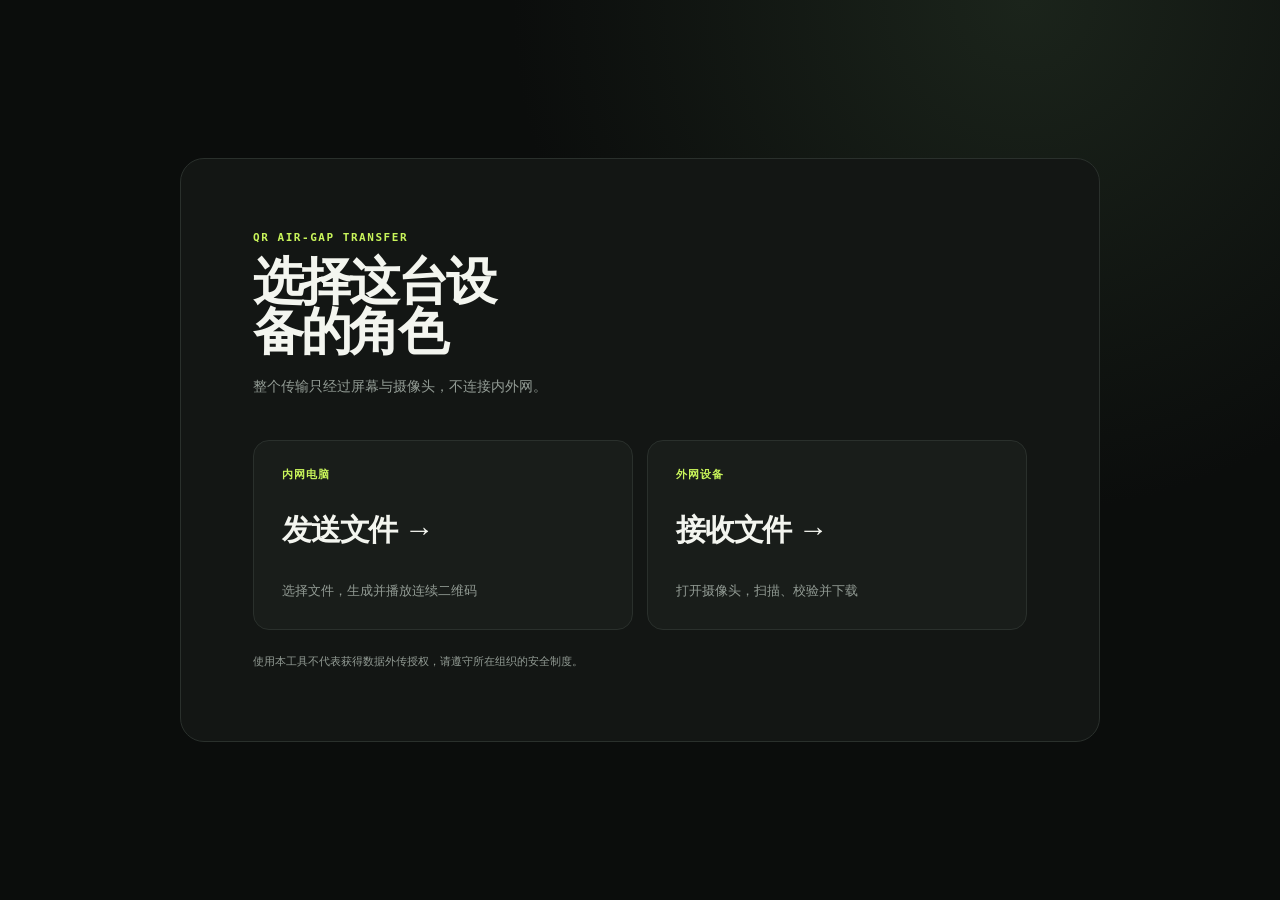
<file: index.html>
<!doctype html>
<html lang="zh-CN">
<head>
  <meta charset="utf-8">
  <meta name="viewport" content="width=device-width, initial-scale=1">
  <meta name="color-scheme" content="dark">
  <title>光渡 · 离线二维码文件传输</title>
  <link rel="stylesheet" href="src/styles.css">
  <style>
    .launch-shell{min-height:100vh;display:grid;place-items:center;padding:24px}.launch-card{width:min(920px,100%);padding:clamp(30px,6vw,72px);border:1px solid var(--line);border-radius:24px;background:var(--panel)}.launch-card h1{max-width:10ch}.launch-card .lede{margin-bottom:42px}.mode-grid{display:grid;grid-template-columns:1fr 1fr;gap:14px}.mode-link{min-height:190px;padding:28px;display:flex;flex-direction:column;justify-content:space-between;border:1px solid var(--line);border-radius:16px;color:var(--text);background:var(--panel-2);text-decoration:none;transition:border-color .2s,transform .2s}.mode-link:hover{border-color:var(--lime);transform:translateY(-2px)}.mode-link span{color:var(--lime);font:700 11px/1 ui-monospace,monospace;letter-spacing:.1em}.mode-link strong{font-size:30px;letter-spacing:-.04em}.mode-link small{color:var(--muted);line-height:1.5}.launch-foot{margin:24px 0 0;color:var(--muted);font-size:11px}@media(max-width:620px){.mode-grid{grid-template-columns:1fr}.mode-link{min-height:150px}}
  </style>
</head>
<body>
  <main class="launch-shell">
    <section class="launch-card">
      <p class="kicker">QR AIR-GAP TRANSFER</p>
      <h1>选择这台设备的角色</h1>
      <p class="lede">整个传输只经过屏幕与摄像头，不连接内外网。</p>
      <div class="mode-grid">
        <a class="mode-link" href="sender.html"><span>内网电脑</span><strong>发送文件 →</strong><small>选择文件，生成并播放连续二维码</small></a>
        <a class="mode-link" href="receiver.html"><span>外网设备</span><strong>接收文件 →</strong><small>打开摄像头，扫描、校验并下载</small></a>
      </div>
      <p class="launch-foot">使用本工具不代表获得数据外传授权，请遵守所在组织的安全制度。</p>
    </section>
  </main>
</body>
</html>
</file>
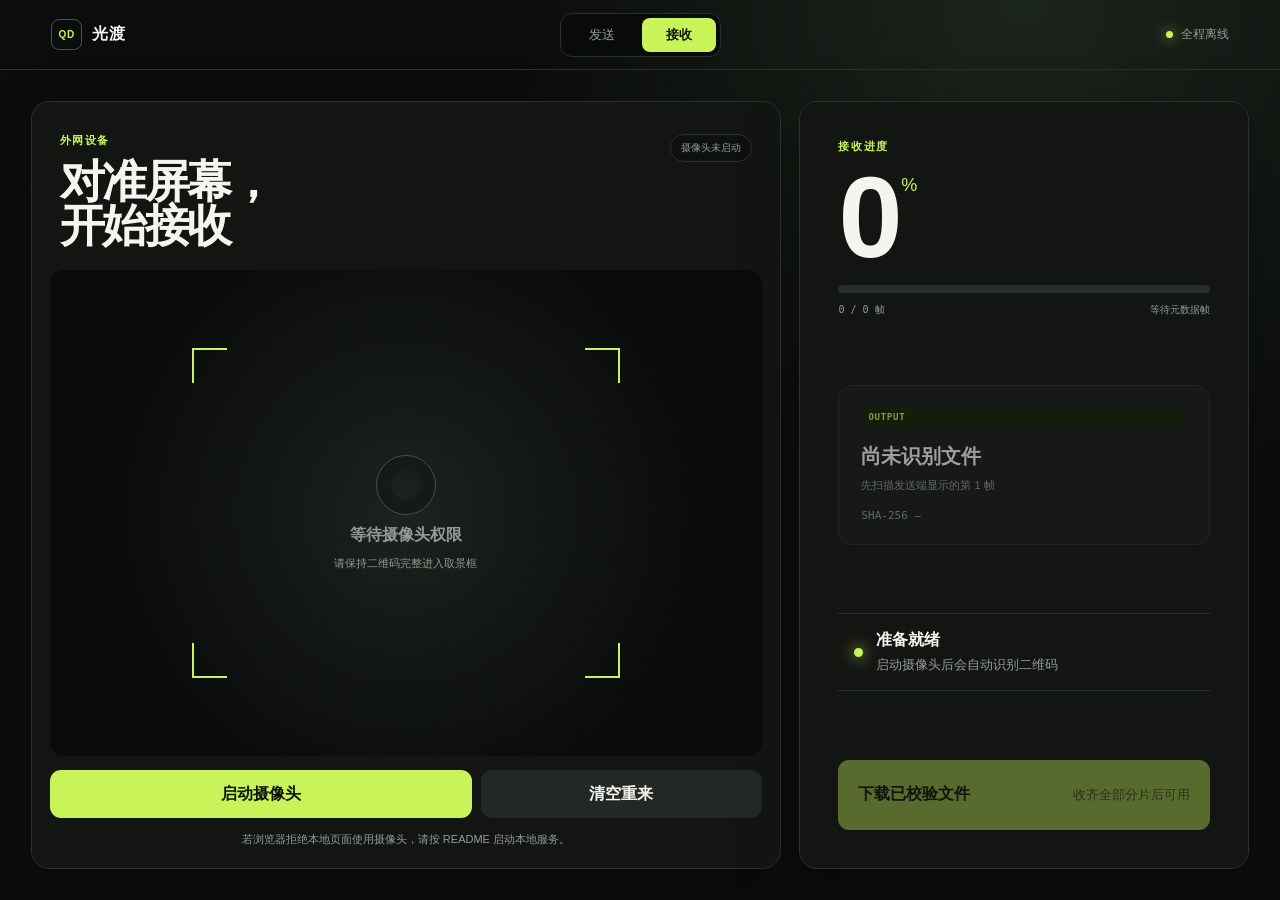
<file: receiver.html>
<!doctype html>
<html lang="zh-CN">
<head>
  <meta charset="utf-8">
  <meta name="viewport" content="width=device-width, initial-scale=1">
  <meta name="color-scheme" content="dark">
  <title>光渡 · 二维码文件接收</title>
  <link rel="stylesheet" href="src/styles.css">
  <script src="vendor/jsQR.js" defer></script>
  <script src="src/protocol-browser.js" defer></script>
  <script src="src/receiver.js" defer></script>
</head>
<body>
  <header class="topbar">
    <a class="brand" href="receiver.html" aria-label="光渡接收端"><span class="brand-mark">QD</span><span>光渡</span></a>
    <nav aria-label="模式切换"><a class="nav-link" href="sender.html">发送</a><a class="nav-link active" href="receiver.html">接收</a></nav>
    <span class="offline-badge"><i></i> 全程离线</span>
  </header>

  <main class="app-shell receiver-layout">
    <section class="panel camera-panel">
      <div class="camera-header"><div><p class="kicker">外网设备</p><h1>对准屏幕，<br>开始接收</h1></div><span id="camera-state" class="status-pill">摄像头未启动</span></div>
      <div class="camera-stage">
        <video id="camera-video" playsinline muted></video>
        <canvas id="scan-canvas" hidden></canvas>
        <div class="scan-frame"><i></i><i></i><i></i><i></i></div>
        <div id="camera-placeholder" class="camera-placeholder"><span class="lens"></span><strong>等待摄像头权限</strong><small>请保持二维码完整进入取景框</small></div>
      </div>
      <div class="camera-actions">
        <button id="camera-button" class="primary-button" type="button">启动摄像头</button>
        <button id="reset-button" class="secondary-button" type="button">清空重来</button>
      </div>
      <p class="message">若浏览器拒绝本地页面使用摄像头，请按 README 启动本地服务。</p>
    </section>

    <section class="panel receive-panel">
      <div>
        <p class="kicker">接收进度</p>
        <div class="progress-number"><strong id="receive-percent">0</strong><span>%</span></div>
        <div class="progress-track large"><span id="receive-progress"></span></div>
        <div class="progress-caption"><span id="received-count">0 / 0 帧</span><span id="receive-status">等待元数据帧</span></div>
      </div>

      <div id="receive-file-card" class="receive-file-card empty-card">
        <span class="file-chip">OUTPUT</span>
        <strong id="receive-file-name">尚未识别文件</strong>
        <span id="receive-file-size">先扫描发送端显示的第 1 帧</span>
        <code id="receive-hash">SHA-256 —</code>
      </div>

      <div class="event-log" aria-live="polite">
        <div><span class="event-dot"></span><p><strong id="event-title">准备就绪</strong><small id="event-detail">启动摄像头后会自动识别二维码</small></p></div>
      </div>

      <button id="download-button" class="download-button" type="button" disabled><span>下载已校验文件</span><small>收齐全部分片后可用</small></button>
    </section>
  </main>
</body>
</html>
</file>
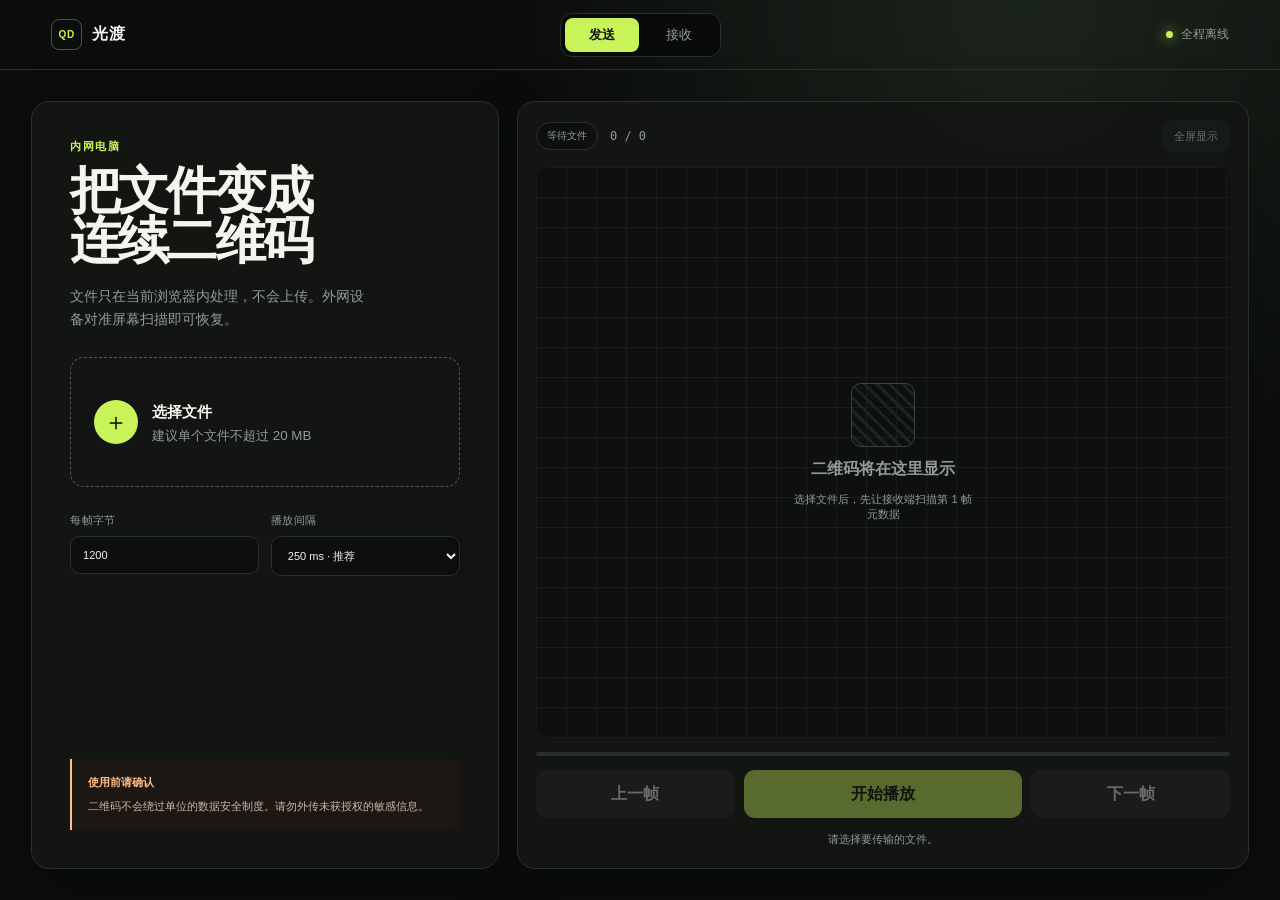
<file: sender.html>
<!doctype html>
<html lang="zh-CN">
<head>
  <meta charset="utf-8">
  <meta name="viewport" content="width=device-width, initial-scale=1">
  <meta name="color-scheme" content="dark">
  <title>光渡 · 二维码文件发送</title>
  <link rel="stylesheet" href="src/styles.css">
  <script src="vendor/qrcode.js" defer></script>
  <script src="src/protocol-browser.js" defer></script>
  <script src="src/sender.js" defer></script>
</head>
<body>
  <header class="topbar">
    <a class="brand" href="sender.html" aria-label="光渡发送端"><span class="brand-mark">QD</span><span>光渡</span></a>
    <nav aria-label="模式切换"><a class="nav-link active" href="sender.html">发送</a><a class="nav-link" href="receiver.html">接收</a></nav>
    <span class="offline-badge"><i></i> 全程离线</span>
  </header>

  <main class="app-shell sender-layout">
    <section class="panel control-panel">
      <div>
        <p class="kicker">内网电脑</p>
        <h1>把文件变成<br>连续二维码</h1>
        <p class="lede">文件只在当前浏览器内处理，不会上传。外网设备对准屏幕扫描即可恢复。</p>
      </div>

      <label class="dropzone" for="file-input">
        <input id="file-input" type="file">
        <span class="drop-icon">＋</span>
        <strong>选择文件</strong>
        <small>建议单个文件不超过 20 MB</small>
      </label>

      <div class="settings-grid">
        <label>每帧字节
          <input id="chunk-size-input" type="number" min="200" max="1400" step="100" value="1200">
        </label>
        <label>播放间隔
          <select id="interval-input">
            <option value="150">150 ms · 快</option>
            <option value="250" selected>250 ms · 推荐</option>
            <option value="400">400 ms · 稳定</option>
            <option value="700">700 ms · 慢速</option>
          </select>
        </label>
      </div>

      <div id="file-card" class="file-card hidden" aria-live="polite">
        <div><span class="file-chip">FILE</span><strong id="file-name">—</strong></div>
        <dl>
          <div><dt>大小</dt><dd id="file-size">—</dd></div>
          <div><dt>数据帧</dt><dd id="frame-total">—</dd></div>
          <div><dt>预计一轮</dt><dd id="time-estimate">—</dd></div>
        </dl>
        <p id="file-hash" class="hash-text">SHA-256 —</p>
      </div>

      <aside class="notice"><strong>使用前请确认</strong><span>二维码不会绕过单位的数据安全制度。请勿外传未获授权的敏感信息。</span></aside>
    </section>

    <section class="panel qr-panel">
      <div class="qr-toolbar">
        <div><span id="frame-kind" class="status-pill">等待文件</span><strong id="frame-counter">0 / 0</strong></div>
        <button id="fullscreen-button" class="icon-button" type="button" disabled>全屏显示</button>
      </div>
      <div id="qr-output" class="qr-stage empty" aria-live="polite">
        <div class="empty-state"><span class="empty-grid"></span><strong>二维码将在这里显示</strong><small>选择文件后，先让接收端扫描第 1 帧元数据</small></div>
      </div>
      <div class="progress-track"><span id="send-progress"></span></div>
      <div class="transport-controls">
        <button id="previous-button" class="secondary-button" type="button" disabled>上一帧</button>
        <button id="play-button" class="primary-button" type="button" disabled>开始播放</button>
        <button id="next-button" class="secondary-button" type="button" disabled>下一帧</button>
      </div>
      <p id="sender-message" class="message">请选择要传输的文件。</p>
    </section>
  </main>
</body>
</html>
</file>
<file: src/styles.css>
:root {
  --bg: #0b0d0c;
  --panel: #131614;
  --panel-2: #191d1a;
  --line: #2a302c;
  --text: #f3f5ef;
  --muted: #929b94;
  --lime: #c8f45a;
  --lime-dark: #172106;
  --danger: #ffbd8a;
  --radius: 18px;
  font-family: Inter, ui-sans-serif, -apple-system, BlinkMacSystemFont, "Segoe UI", sans-serif;
  color: var(--text);
  background: var(--bg);
}

* { box-sizing: border-box; }
body { margin: 0; min-width: 320px; min-height: 100vh; background: radial-gradient(circle at 80% 0%, #1b241b 0, transparent 32rem), var(--bg); }
button, input, select { font: inherit; }
button, a { -webkit-tap-highlight-color: transparent; }
button:focus-visible, a:focus-visible, input:focus-visible, select:focus-visible { outline: 2px solid var(--lime); outline-offset: 3px; }

.topbar { height: 70px; padding: 0 clamp(18px, 4vw, 64px); display: grid; grid-template-columns: 1fr auto 1fr; align-items: center; border-bottom: 1px solid var(--line); }
.brand { color: var(--text); text-decoration: none; display: flex; align-items: center; gap: 10px; font-weight: 760; letter-spacing: .04em; }
.brand-mark { display: grid; place-items: center; width: 31px; height: 31px; border: 1px solid #4a534c; border-radius: 8px; color: var(--lime); font-size: 10px; font-weight: 900; }
nav { display: flex; gap: 3px; padding: 4px; background: #090b0a; border: 1px solid var(--line); border-radius: 12px; }
.nav-link { min-width: 74px; padding: 8px 16px; border-radius: 8px; color: var(--muted); text-align: center; text-decoration: none; font-size: 13px; }
.nav-link.active { color: #10130e; background: var(--lime); font-weight: 750; }
.offline-badge { justify-self: end; display: flex; align-items: center; gap: 8px; color: var(--muted); font-size: 12px; }
.offline-badge i { width: 7px; height: 7px; border-radius: 50%; background: var(--lime); box-shadow: 0 0 14px var(--lime); }

.app-shell { width: min(1440px, 100%); min-height: calc(100vh - 70px); margin: auto; padding: clamp(16px, 2.4vw, 36px); display: grid; gap: 18px; }
.sender-layout { grid-template-columns: minmax(310px, .78fr) minmax(480px, 1.22fr); }
.receiver-layout { grid-template-columns: minmax(480px, 1.25fr) minmax(330px, .75fr); }
.panel { border: 1px solid var(--line); border-radius: var(--radius); background: color-mix(in srgb, var(--panel) 95%, transparent); box-shadow: 0 24px 70px rgba(0,0,0,.2); }
.control-panel, .receive-panel { padding: clamp(24px, 3vw, 44px); display: flex; flex-direction: column; gap: 26px; }
.qr-panel, .camera-panel { padding: 18px; }

.kicker { margin: 0 0 13px; color: var(--lime); font: 700 11px/1.2 ui-monospace, SFMono-Regular, Menlo, monospace; letter-spacing: .14em; text-transform: uppercase; }
h1 { margin: 0; font-size: clamp(38px, 4vw, 64px); line-height: .98; letter-spacing: -.055em; }
.lede { max-width: 38ch; margin: 18px 0 0; color: var(--muted); font-size: 14px; line-height: 1.65; }

.dropzone { min-height: 130px; border: 1px dashed #525b54; border-radius: 14px; display: grid; grid-template-columns: 44px 1fr; grid-template-rows: 1fr 1fr; align-items: end; column-gap: 14px; padding: 23px; cursor: pointer; transition: border-color .2s, background .2s; }
.dropzone:hover { border-color: var(--lime); background: #171c14; }
.dropzone input { position: absolute; inline-size: 1px; block-size: 1px; opacity: 0; }
.drop-icon { grid-row: 1 / 3; align-self: center; width: 44px; height: 44px; border-radius: 50%; display: grid; place-items: center; background: var(--lime); color: #10130e; font-size: 24px; }
.dropzone strong { align-self: end; font-size: 15px; }
.dropzone small { align-self: start; margin-top: 5px; color: var(--muted); }

.settings-grid { display: grid; grid-template-columns: 1fr 1fr; gap: 12px; }
.settings-grid label { color: var(--muted); font-size: 11px; letter-spacing: .04em; }
.settings-grid input, .settings-grid select { width: 100%; margin-top: 8px; padding: 12px; color: var(--text); background: #0c0f0d; border: 1px solid var(--line); border-radius: 10px; }
.file-card { padding: 16px; background: var(--panel-2); border: 1px solid var(--line); border-radius: 13px; }
.file-card > div:first-child { display: flex; align-items: center; gap: 10px; min-width: 0; }
.file-card strong { overflow: hidden; text-overflow: ellipsis; white-space: nowrap; }
.file-chip { flex: none; padding: 5px 7px; border-radius: 5px; background: var(--lime-dark); color: var(--lime); font: 700 9px/1 ui-monospace, monospace; letter-spacing: .08em; }
.file-card dl { display: grid; grid-template-columns: repeat(3,1fr); gap: 10px; margin: 16px 0 12px; }
.file-card dl div { display: flex; flex-direction: column; gap: 4px; }
.file-card dt { color: var(--muted); font-size: 10px; }
.file-card dd { margin: 0; font-size: 13px; }
.hash-text { margin: 0; color: #737c75; font: 9px/1.5 ui-monospace, monospace; overflow-wrap: anywhere; }
.notice { margin-top: auto; display: grid; gap: 7px; padding: 15px 16px; border-left: 2px solid var(--danger); background: #1c1713; color: #c9b7a9; font-size: 11px; line-height: 1.55; }
.notice strong { color: var(--danger); }

.qr-panel { display: grid; grid-template-rows: auto minmax(420px, 1fr) auto auto auto; gap: 14px; }
.qr-toolbar, .camera-header { display: flex; align-items: center; justify-content: space-between; gap: 14px; }
.qr-toolbar > div { display: flex; align-items: center; gap: 12px; }
.qr-toolbar strong { font: 12px/1 ui-monospace, monospace; color: var(--muted); }
.status-pill { display: inline-flex; align-items: center; min-height: 28px; padding: 0 10px; color: var(--muted); background: #0d100e; border: 1px solid var(--line); border-radius: 999px; font-size: 10px; }
.status-pill.good { color: var(--lime); border-color: #455429; background: #151c0d; }
.icon-button, .secondary-button, .primary-button, .download-button { border: 0; border-radius: 11px; cursor: pointer; transition: transform .15s, filter .15s; }
button:disabled { cursor: not-allowed; opacity: .38; }
button:not(:disabled):active { transform: translateY(1px); }
.icon-button { padding: 9px 12px; background: #202521; color: var(--text); font-size: 11px; }
.qr-stage { min-height: 420px; display: grid; place-items: center; overflow: hidden; background: #fff; border-radius: 14px; }
.qr-stage img { display: block; max-width: min(100%, 760px); max-height: calc(100vh - 290px); image-rendering: pixelated; }
.qr-stage.empty { background-color: #0d100e; background-image: linear-gradient(#181d19 1px, transparent 1px), linear-gradient(90deg,#181d19 1px,transparent 1px); background-size: 30px 30px; }
.empty-state { display: grid; justify-items: center; gap: 12px; color: var(--muted); text-align: center; }
.empty-state small { max-width: 30ch; font-size: 11px; }
.empty-grid { width: 64px; height: 64px; border: 1px solid #3c443e; border-radius: 10px; background: repeating-linear-gradient(45deg, transparent 0 6px, #1d231e 6px 9px); }
.progress-track { height: 4px; overflow: hidden; background: #282e29; border-radius: 999px; }
.progress-track.large { height: 8px; }
.progress-track span { display: block; width: 0; height: 100%; border-radius: inherit; background: var(--lime); transition: width .18s ease-out; }
.transport-controls, .camera-actions { display: grid; grid-template-columns: 1fr 1.4fr 1fr; gap: 9px; }
.camera-actions { grid-template-columns: 1.5fr 1fr; }
.primary-button, .secondary-button { min-height: 48px; padding: 0 18px; font-weight: 720; }
.primary-button { color: #0e120a; background: var(--lime); }
.secondary-button { color: var(--text); background: #232824; }
.message { margin: 0; min-height: 18px; color: var(--muted); font-size: 11px; text-align: center; }

.camera-panel { display: flex; flex-direction: column; gap: 14px; }
.camera-header { padding: 14px 10px 8px; align-items: flex-start; }
.camera-header h1 { font-size: clamp(34px, 3.5vw, 54px); }
.camera-stage { position: relative; flex: 1; min-height: 430px; overflow: hidden; border-radius: 14px; background: #090b0a; }
.camera-stage video { width: 100%; height: 100%; object-fit: cover; }
.camera-placeholder { position: absolute; inset: 0; display: grid; place-content: center; justify-items: center; gap: 10px; background: radial-gradient(circle at center, #1c221d, #090b0a 70%); color: var(--muted); }
.camera-placeholder small { font-size: 11px; }
.lens { width: 60px; height: 60px; border: 1px solid #465047; border-radius: 50%; box-shadow: inset 0 0 0 14px #151a16; }
.scan-frame { pointer-events: none; position: absolute; inset: 16% 20%; z-index: 2; }
.scan-frame i { position: absolute; width: 35px; height: 35px; border-color: var(--lime); border-style: solid; }
.scan-frame i:nth-child(1) { top: 0; left: 0; border-width: 2px 0 0 2px; }
.scan-frame i:nth-child(2) { top: 0; right: 0; border-width: 2px 2px 0 0; }
.scan-frame i:nth-child(3) { bottom: 0; left: 0; border-width: 0 0 2px 2px; }
.scan-frame i:nth-child(4) { bottom: 0; right: 0; border-width: 0 2px 2px 0; }
.camera-stage.running .camera-placeholder { display: none; }

.receive-panel { justify-content: space-between; }
.progress-number { display: flex; align-items: flex-start; margin: 4px 0 15px; }
.progress-number strong { font-size: clamp(70px, 9vw, 132px); line-height: .9; letter-spacing: -.08em; }
.progress-number span { margin: 9px 0 0 8px; color: var(--lime); font-size: 18px; }
.progress-caption { display: flex; justify-content: space-between; margin-top: 10px; color: var(--muted); font: 10px/1.3 ui-monospace, monospace; }
.receive-file-card { display: flex; flex-direction: column; gap: 8px; padding: 22px; border: 1px solid var(--line); border-radius: 14px; background: var(--panel-2); }
.receive-file-card strong { margin-top: 8px; font-size: 20px; overflow-wrap: anywhere; }
.receive-file-card > span:not(.file-chip), .receive-file-card code { color: var(--muted); font-size: 11px; }
.receive-file-card code { margin-top: 8px; overflow-wrap: anywhere; }
.empty-card { opacity: .62; }
.event-log { min-height: 72px; display: flex; align-items: center; padding: 16px; border-top: 1px solid var(--line); border-bottom: 1px solid var(--line); }
.event-log > div { display: flex; align-items: center; gap: 13px; }
.event-dot { width: 9px; height: 9px; border-radius: 50%; background: var(--lime); box-shadow: 0 0 15px var(--lime); }
.event-log p { display: grid; gap: 5px; margin: 0; }
.event-log small { color: var(--muted); }
.download-button { min-height: 70px; padding: 0 20px; display: flex; align-items: center; justify-content: space-between; color: #0c1008; background: var(--lime); text-align: left; }
.download-button span { font-weight: 800; }
.download-button small { opacity: .64; }
.hidden { display: none !important; }

body.fullscreen-qr .topbar, body.fullscreen-qr .control-panel, body.fullscreen-qr .qr-toolbar, body.fullscreen-qr .transport-controls, body.fullscreen-qr .message, body.fullscreen-qr .progress-track { display: none; }
body.fullscreen-qr .app-shell { display: block; width: 100vw; height: 100vh; padding: 0; }
body.fullscreen-qr .qr-panel { height: 100vh; padding: 0; border: 0; border-radius: 0; }
body.fullscreen-qr .qr-stage { height: 100vh; border-radius: 0; }
body.fullscreen-qr .qr-stage img { max-width: 96vw; max-height: 96vh; }

@media (max-width: 820px) {
  .topbar { grid-template-columns: auto 1fr; height: 62px; }
  .topbar nav { justify-self: end; }
  .offline-badge { display: none; }
  .app-shell { min-height: calc(100vh - 62px); grid-template-columns: 1fr; }
  .sender-layout .control-panel { order: 2; }
  .qr-panel { min-height: 620px; }
  .receiver-layout { grid-template-columns: 1fr; }
  .camera-stage { min-height: min(62vh, 520px); }
  .receive-panel { min-height: 620px; }
}

@media (max-width: 480px) {
  .brand > span:last-child { display: none; }
  .nav-link { min-width: 62px; padding-inline: 12px; }
  .app-shell { padding: 10px; }
  .control-panel, .receive-panel { padding: 24px 19px; }
  .settings-grid { grid-template-columns: 1fr; }
  .qr-panel { min-height: 550px; }
  .qr-stage { min-height: 330px; }
  .transport-controls { grid-template-columns: 1fr 1.3fr 1fr; }
  .primary-button, .secondary-button { padding-inline: 8px; font-size: 12px; }
}

@media (prefers-reduced-motion: reduce) { * { scroll-behavior: auto !important; transition: none !important; } }
</file>
